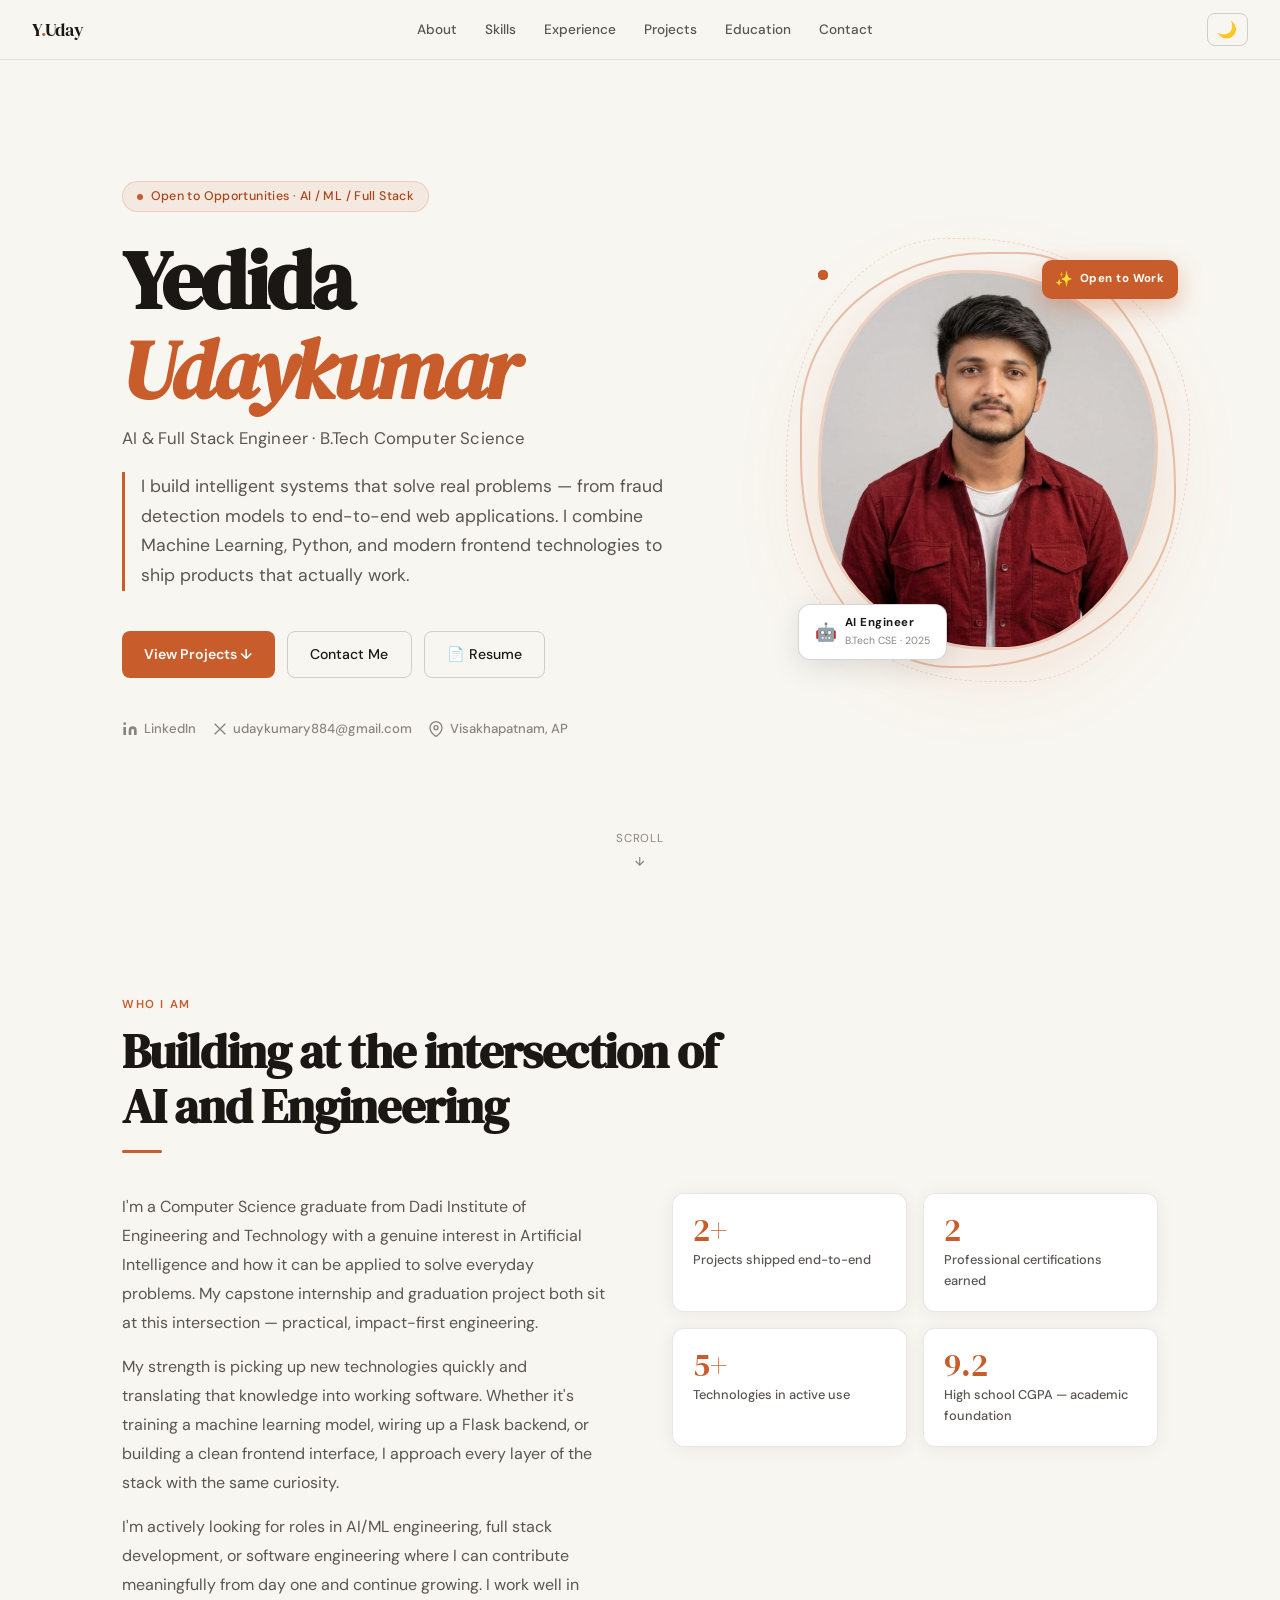
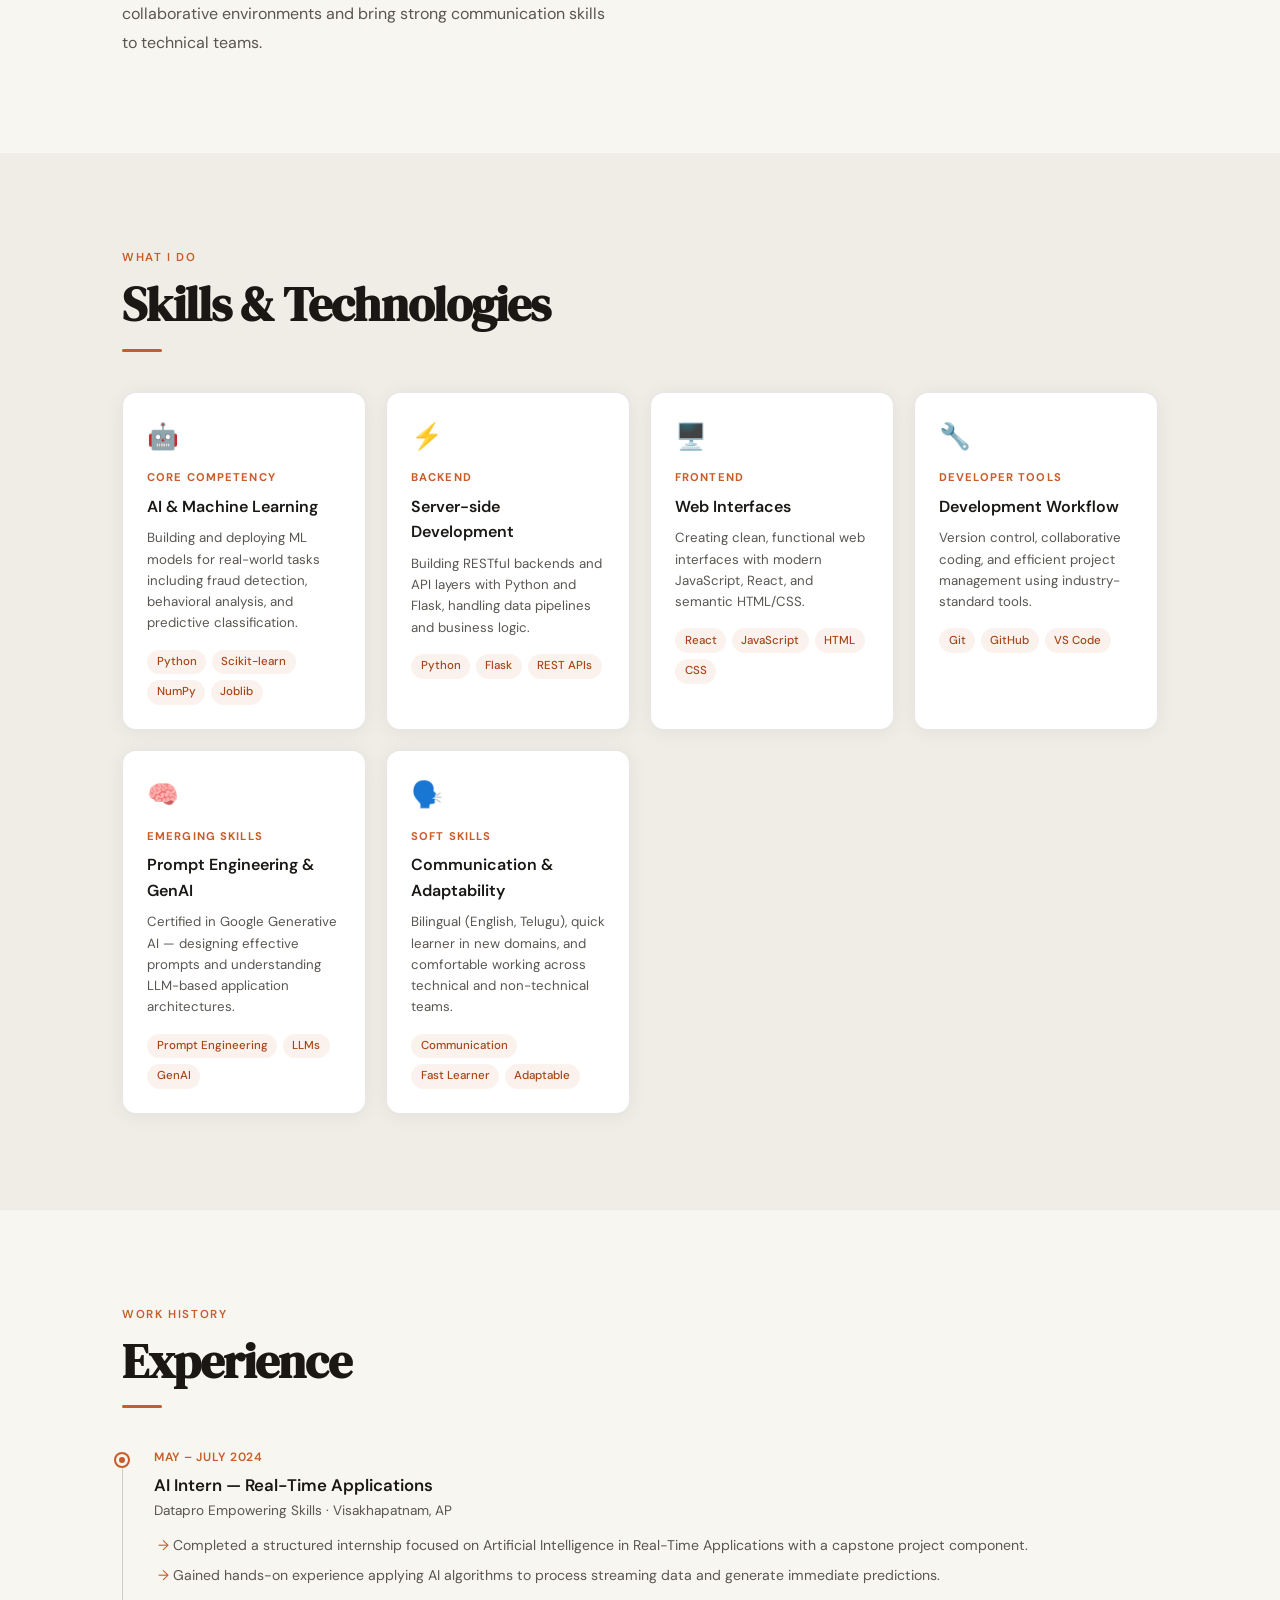
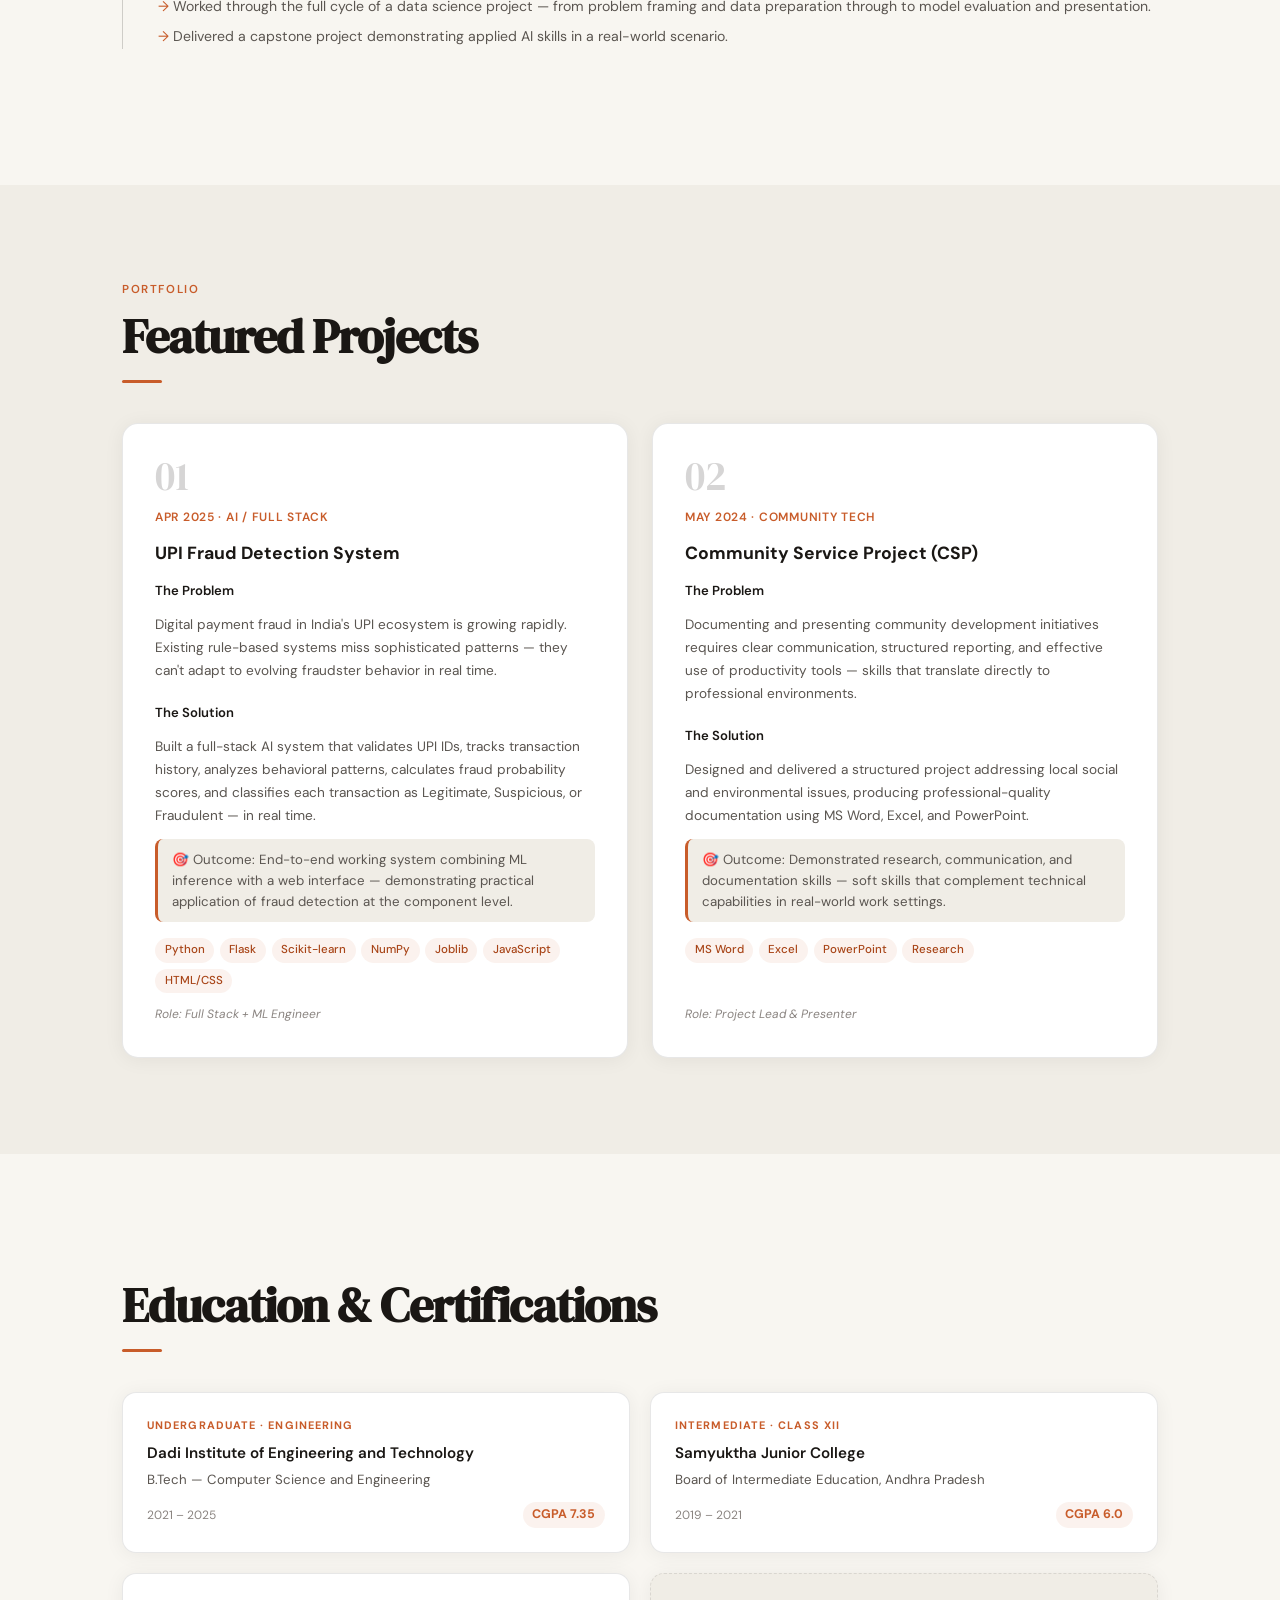
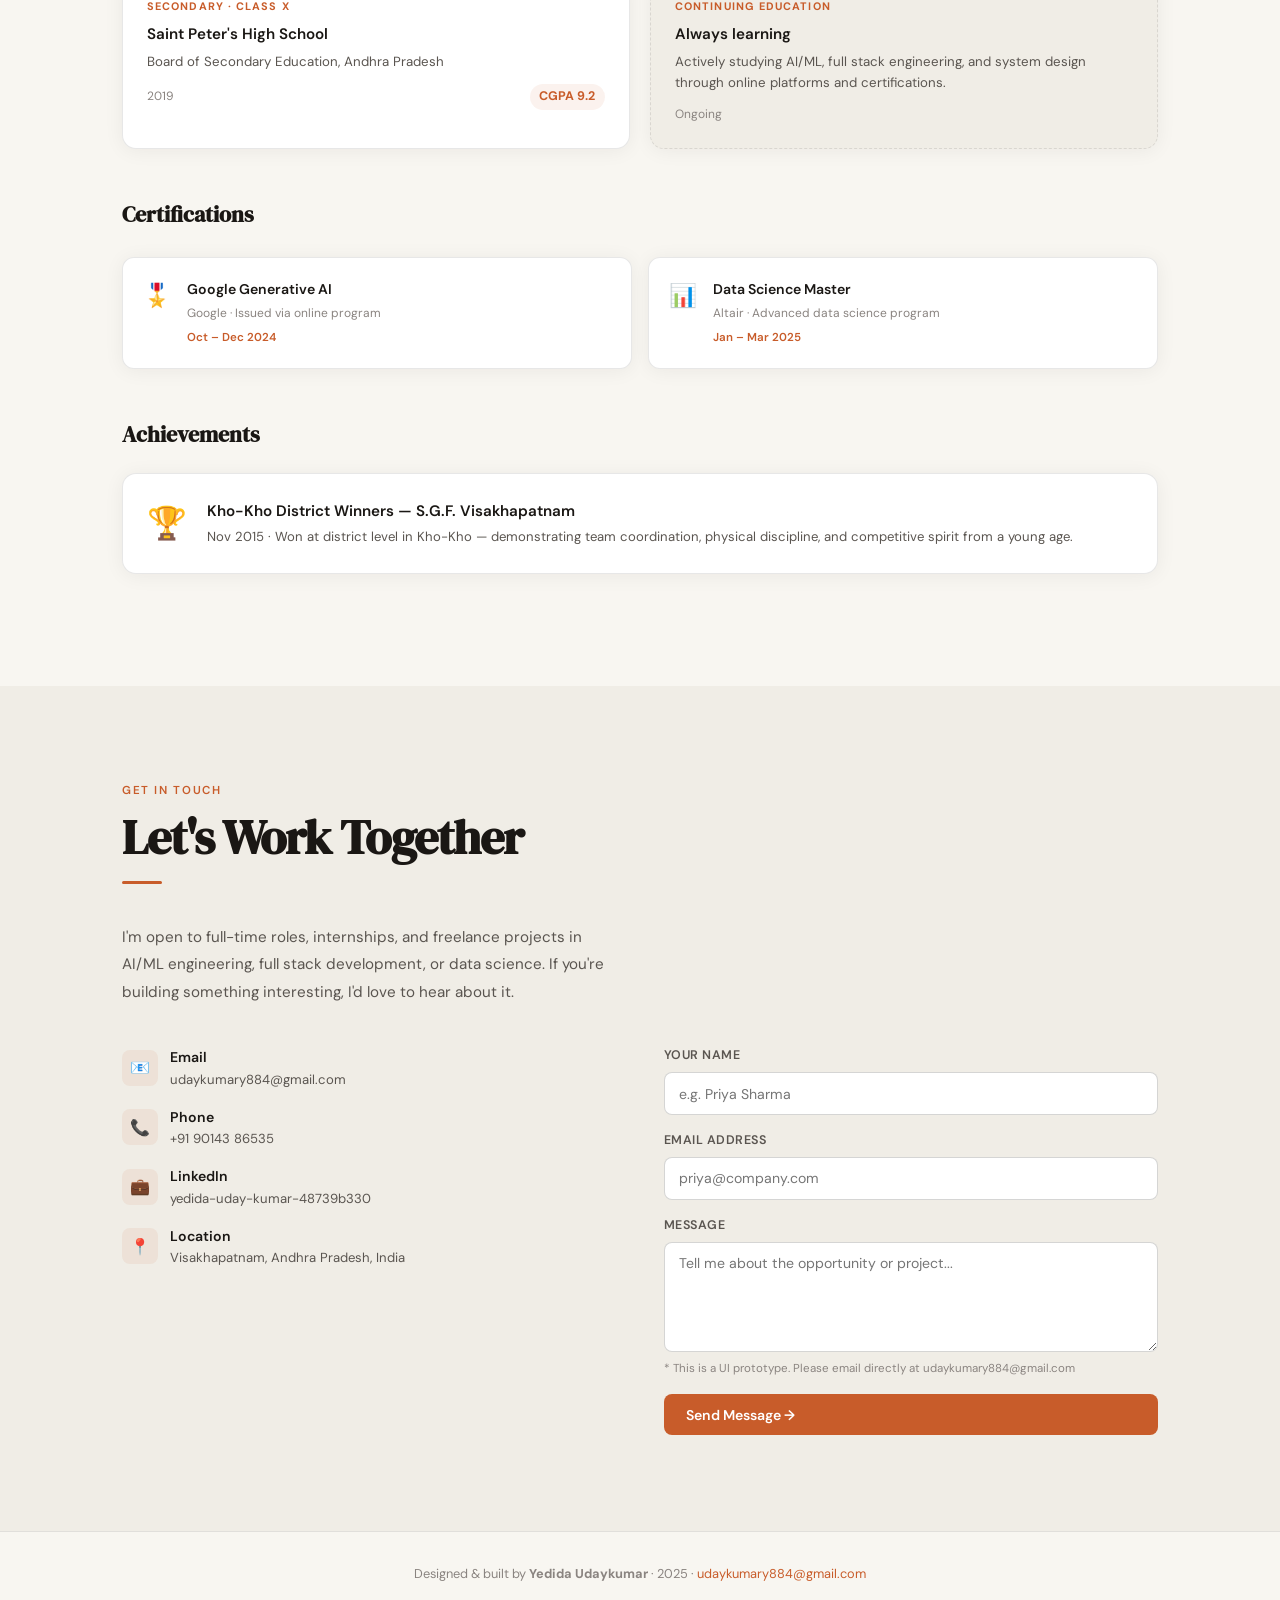
<file: index.html>
<!DOCTYPE html>
<html lang="en" data-theme="light">
<head>
  <meta charset="UTF-8">
  <meta name="viewport" content="width=device-width, initial-scale=1.0">
  <meta name="description" content="Yedida Udaykumar — AI/ML Engineer & Full Stack Developer. B.Tech CSE graduate skilled in Python, Machine Learning, and building intelligent web applications.">
  <title>Yedida Udaykumar — AI & Full Stack Engineer</title>

  <link rel="preconnect" href="https://fonts.googleapis.com">
  <link href="https://fonts.googleapis.com/css2?family=DM+Serif+Display:ital@0;1&family=DM+Sans:wght@300;400;500;600&display=swap" rel="stylesheet">

  <link rel="stylesheet" href="./style.css">
</head>
<body>

  <!-- NAV -->
  <nav id="navbar">
    <a href="#hero" class="nav-logo">Y<span>.</span>Uday</a>
    <ul class="nav-links" id="navLinks">
      <li><a href="#about">About</a></li>
      <li><a href="#skills">Skills</a></li>
      <li><a href="#experience">Experience</a></li>
      <li><a href="#projects">Projects</a></li>
      <li><a href="#education">Education</a></li>
      <li><a href="#contact">Contact</a></li>
    </ul>
    <div class="nav-right">
      <button class="theme-btn" id="themeToggle" title="Toggle theme" aria-label="Toggle dark/light mode">🌙</button>
      <button class="hamburger" id="hamburger" aria-label="Menu">
        <span></span><span></span><span></span>
      </button>
    </div>
  </nav>

  <!-- HERO -->
  <div id="hero" style="position:relative">
    <div class="hero">
      <div class="hero-inner">
        <div class="hero-badge">Open to Opportunities · AI / ML / Full Stack</div>
        <h1 class="hero-name">Yedida<br><em>Udaykumar</em></h1>
        <p class="hero-title">AI & Full Stack Engineer · B.Tech Computer Science</p>
        <p class="hero-statement">
          I build intelligent systems that solve real problems — from fraud detection models to end-to-end web applications. I combine Machine Learning, Python, and modern frontend technologies to ship products that actually work.
        </p>
        <div class="hero-btns">
          <a href="#projects" class="btn-primary">View Projects ↓</a>
          <a href="#contact" class="btn-outline">Contact Me</a>
          <a href="mailto:udaykumary884@gmail.com" class="btn-outline">📄 Resume</a>
        </div>
        <div class="hero-socials">
          <a href="https://www.linkedin.com/in/yedida-uday-kumar-48739b330" target="_blank" class="social-link">
            <svg viewBox="0 0 24 24" fill="currentColor"><path d="M16 8a6 6 0 0 1 6 6v7h-4v-7a2 2 0 0 0-2-2 2 2 0 0 0-2 2v7h-4v-7a6 6 0 0 1 6-6zM2 9h4v12H2z"/><circle cx="4" cy="4" r="2"/></svg>
            LinkedIn
          </a>
          <span class="social-link">
            <svg viewBox="0 0 24 24" fill="none" stroke="currentColor" stroke-width="2"><path d="M4 4l16 16M4 20L20 4"/></svg>
            udaykumary884@gmail.com
          </span>
          <span class="social-link">
            <svg viewBox="0 0 24 24" fill="none" stroke="currentColor" stroke-width="2"><path d="M21 10c0 7-9 13-9 13s-9-6-9-13a9 9 0 0 1 18 0z"/><circle cx="12" cy="10" r="3"/></svg>
            Visakhapatnam, AP
          </span>
        </div>
      </div>

      <!-- HERO PHOTO -->
      <div class="hero-photo-wrap">
        <div class="hero-photo-ring2"></div>
        <div class="hero-photo-ring"></div>
        <div class="hero-photo-glow"></div>
        <div class="hero-photo-dot"></div>
        <div class="hero-photo-dot"></div>
        <div class="hero-photo-dot"></div>
        <img src="assets/udaymaya.jpeg" alt="Yedida Udaykumar" class="hero-photo-img">

        <div class="hero-photo-badge">
          <span style="font-size:1.1rem">🤖</span>
          <div>
            <div style="font-size:0.72rem;font-weight:700;color:var(--text);letter-spacing:0.04em">AI Engineer</div>
            <div style="font-size:0.65rem;color:var(--text3)">B.Tech CSE · 2025</div>
          </div>
        </div>

        <div class="hero-photo-badge2">
          <span style="font-size:0.9rem">✨</span>
          <span style="font-size:0.72rem;font-weight:700;color:#fff;letter-spacing:0.04em">Open to Work</span>
        </div>
      </div>
    </div>

    <div class="hero-scroll" style="display:none" id="scrollHint">
      <span>Scroll</span>
      <svg width="14" height="14" viewBox="0 0 24 24" fill="none" stroke="currentColor" stroke-width="2"><path d="M12 5v14M5 12l7 7 7-7"/></svg>
    </div>
  </div>

  <!-- ABOUT -->
  <section id="about">
    <div class="section-label reveal">Who I Am</div>
    <h2 class="section-title reveal reveal-d1">Building at the intersection of<br>AI and Engineering</h2>
    <div class="section-divider reveal reveal-d2"></div>
    <div class="about-grid">
      <div class="about-text reveal">
        <p>I'm a Computer Science graduate from Dadi Institute of Engineering and Technology with a genuine interest in Artificial Intelligence and how it can be applied to solve everyday problems. My capstone internship and graduation project both sit at this intersection — practical, impact-first engineering.</p>
        <p>My strength is picking up new technologies quickly and translating that knowledge into working software. Whether it's training a machine learning model, wiring up a Flask backend, or building a clean frontend interface, I approach every layer of the stack with the same curiosity.</p>
        <p>I'm actively looking for roles in AI/ML engineering, full stack development, or software engineering where I can contribute meaningfully from day one and continue growing. I work well in collaborative environments and bring strong communication skills to technical teams.</p>
      </div>
      <div class="about-stats reveal reveal-d1">
        <div class="stat-card">
          <div class="stat-num">2+</div>
          <div class="stat-label">Projects shipped end-to-end</div>
        </div>
        <div class="stat-card">
          <div class="stat-num">2</div>
          <div class="stat-label">Professional certifications earned</div>
        </div>
        <div class="stat-card">
          <div class="stat-num">5+</div>
          <div class="stat-label">Technologies in active use</div>
        </div>
        <div class="stat-card">
          <div class="stat-num">9.2</div>
          <div class="stat-label">High school CGPA — academic foundation</div>
        </div>
      </div>
    </div>
  </section>

  <!-- SKILLS -->
  <section id="skills" style="background:var(--bg3); max-width:100%; padding: 6rem 0;">
    <div style="max-width:1100px; margin:0 auto; padding: 0 2rem;">
      <div class="section-label reveal">What I Do</div>
      <h2 class="section-title reveal reveal-d1">Skills & Technologies</h2>
      <div class="section-divider reveal reveal-d2"></div>
      <div class="skills-grid">
        <div class="skill-card reveal">
          <div class="skill-icon">🤖</div>
          <div class="skill-cat">Core Competency</div>
          <div class="skill-name">AI & Machine Learning</div>
          <div class="skill-desc">Building and deploying ML models for real-world tasks including fraud detection, behavioral analysis, and predictive classification.</div>
          <div class="skill-tags">
            <span class="tag">Python</span><span class="tag">Scikit-learn</span><span class="tag">NumPy</span><span class="tag">Joblib</span>
          </div>
        </div>
        <div class="skill-card reveal reveal-d1">
          <div class="skill-icon">⚡</div>
          <div class="skill-cat">Backend</div>
          <div class="skill-name">Server-side Development</div>
          <div class="skill-desc">Building RESTful backends and API layers with Python and Flask, handling data pipelines and business logic.</div>
          <div class="skill-tags">
            <span class="tag">Python</span><span class="tag">Flask</span><span class="tag">REST APIs</span>
          </div>
        </div>
        <div class="skill-card reveal reveal-d2">
          <div class="skill-icon">🖥️</div>
          <div class="skill-cat">Frontend</div>
          <div class="skill-name">Web Interfaces</div>
          <div class="skill-desc">Creating clean, functional web interfaces with modern JavaScript, React, and semantic HTML/CSS.</div>
          <div class="skill-tags">
            <span class="tag">React</span><span class="tag">JavaScript</span><span class="tag">HTML</span><span class="tag">CSS</span>
          </div>
        </div>
        <div class="skill-card reveal">
          <div class="skill-icon">🔧</div>
          <div class="skill-cat">Developer Tools</div>
          <div class="skill-name">Development Workflow</div>
          <div class="skill-desc">Version control, collaborative coding, and efficient project management using industry-standard tools.</div>
          <div class="skill-tags">
            <span class="tag">Git</span><span class="tag">GitHub</span><span class="tag">VS Code</span>
          </div>
        </div>
        <div class="skill-card reveal reveal-d1">
          <div class="skill-icon">🧠</div>
          <div class="skill-cat">Emerging Skills</div>
          <div class="skill-name">Prompt Engineering & GenAI</div>
          <div class="skill-desc">Certified in Google Generative AI — designing effective prompts and understanding LLM-based application architectures.</div>
          <div class="skill-tags">
            <span class="tag">Prompt Engineering</span><span class="tag">LLMs</span><span class="tag">GenAI</span>
          </div>
        </div>
        <div class="skill-card reveal reveal-d2">
          <div class="skill-icon">🗣️</div>
          <div class="skill-cat">Soft Skills</div>
          <div class="skill-name">Communication & Adaptability</div>
          <div class="skill-desc">Bilingual (English, Telugu), quick learner in new domains, and comfortable working across technical and non-technical teams.</div>
          <div class="skill-tags">
            <span class="tag">Communication</span><span class="tag">Fast Learner</span><span class="tag">Adaptable</span>
          </div>
        </div>
      </div>
    </div>
  </section>

  <!-- EXPERIENCE -->
  <section id="experience">
    <div class="section-label reveal">Work History</div>
    <h2 class="section-title reveal reveal-d1">Experience</h2>
    <div class="section-divider reveal reveal-d2"></div>
    <div class="timeline">
      <div class="timeline-item reveal">
        <div class="timeline-dot"></div>
        <div class="tl-date">May – July 2024</div>
        <div class="tl-title">AI Intern — Real-Time Applications</div>
        <div class="tl-org">Datapro Empowering Skills · Visakhapatnam, AP</div>
        <div class="tl-desc">
          <ul>
            <li>Completed a structured internship focused on Artificial Intelligence in Real-Time Applications with a capstone project component.</li>
            <li>Gained hands-on experience applying AI algorithms to process streaming data and generate immediate predictions.</li>
            <li>Worked through the full cycle of a data science project — from problem framing and data preparation through to model evaluation and presentation.</li>
            <li>Delivered a capstone project demonstrating applied AI skills in a real-world scenario.</li>
          </ul>
        </div>
      </div>
    </div>
  </section>

  <!-- PROJECTS -->
  <section id="projects" style="background:var(--bg3); max-width:100%; padding: 6rem 0;">
    <div style="max-width:1100px; margin:0 auto; padding: 0 2rem;">
      <div class="section-label reveal">Portfolio</div>
      <h2 class="section-title reveal reveal-d1">Featured Projects</h2>
      <div class="section-divider reveal reveal-d2"></div>
      <div class="projects-grid">
        <div class="project-card reveal">
          <div class="project-num">01</div>
          <div class="project-meta">Apr 2025 · AI / Full Stack</div>
          <div class="project-title">UPI Fraud Detection System</div>
          <div class="project-problem">The Problem</div>
          <div class="project-desc">Digital payment fraud in India's UPI ecosystem is growing rapidly. Existing rule-based systems miss sophisticated patterns — they can't adapt to evolving fraudster behavior in real time.</div>
          <div class="project-problem" style="margin-top:0.5rem">The Solution</div>
          <div class="project-desc">Built a full-stack AI system that validates UPI IDs, tracks transaction history, analyzes behavioral patterns, calculates fraud probability scores, and classifies each transaction as Legitimate, Suspicious, or Fraudulent — in real time.</div>
          <div class="project-outcome">🎯 Outcome: End-to-end working system combining ML inference with a web interface — demonstrating practical application of fraud detection at the component level.</div>
          <div class="project-stack">
            <span class="tag">Python</span><span class="tag">Flask</span><span class="tag">Scikit-learn</span><span class="tag">NumPy</span><span class="tag">Joblib</span><span class="tag">JavaScript</span><span class="tag">HTML/CSS</span>
          </div>
          <div class="project-footer">
            <span class="project-role">Role: Full Stack + ML Engineer</span>
          </div>
        </div>

        <div class="project-card reveal reveal-d1">
          <div class="project-num">02</div>
          <div class="project-meta">May 2024 · Community Tech</div>
          <div class="project-title">Community Service Project (CSP)</div>
          <div class="project-problem">The Problem</div>
          <div class="project-desc">Documenting and presenting community development initiatives requires clear communication, structured reporting, and effective use of productivity tools — skills that translate directly to professional environments.</div>
          <div class="project-problem" style="margin-top:0.5rem">The Solution</div>
          <div class="project-desc">Designed and delivered a structured project addressing local social and environmental issues, producing professional-quality documentation using MS Word, Excel, and PowerPoint.</div>
          <div class="project-outcome">🎯 Outcome: Demonstrated research, communication, and documentation skills — soft skills that complement technical capabilities in real-world work settings.</div>
          <div class="project-stack">
            <span class="tag">MS Word</span><span class="tag">Excel</span><span class="tag">PowerPoint</span><span class="tag">Research</span>
          </div>
          <div class="project-footer">
            <span class="project-role">Role: Project Lead & Presenter</span>
          </div>
        </div>
      </div>
    </div>
  </section>

  <!-- EDUCATION & CERTS -->
  <section id="education">
    <div class="section-label reveal">Background</div>
    <h2 class="section-title reveal reveal-d1">Education & Certifications</h2>
    <div class="section-divider reveal reveal-d2"></div>

    <div class="edu-grid">
      <div class="edu-card reveal">
        <div class="edu-type">Undergraduate · Engineering</div>
        <div class="edu-inst">Dadi Institute of Engineering and Technology</div>
        <div class="edu-degree">B.Tech — Computer Science and Engineering</div>
        <div class="edu-meta">
          <span class="edu-year">2021 – 2025</span>
          <span class="edu-gpa">CGPA 7.35</span>
        </div>
      </div>
      <div class="edu-card reveal reveal-d1">
        <div class="edu-type">Intermediate · Class XII</div>
        <div class="edu-inst">Samyuktha Junior College</div>
        <div class="edu-degree">Board of Intermediate Education, Andhra Pradesh</div>
        <div class="edu-meta">
          <span class="edu-year">2019 – 2021</span>
          <span class="edu-gpa">CGPA 6.0</span>
        </div>
      </div>
      <div class="edu-card reveal">
        <div class="edu-type">Secondary · Class X</div>
        <div class="edu-inst">Saint Peter's High School</div>
        <div class="edu-degree">Board of Secondary Education, Andhra Pradesh</div>
        <div class="edu-meta">
          <span class="edu-year">2019</span>
          <span class="edu-gpa">CGPA 9.2</span>
        </div>
      </div>
      <div class="edu-card reveal reveal-d1" style="background: var(--bg3); border-style: dashed;">
        <div class="edu-type">Continuing Education</div>
        <div class="edu-inst">Always learning</div>
        <div class="edu-degree">Actively studying AI/ML, full stack engineering, and system design through online platforms and certifications.</div>
        <div class="edu-meta">
          <span class="edu-year">Ongoing</span>
        </div>
      </div>
    </div>

    <h3 style="font-family:'DM Serif Display',serif; font-size:1.4rem; color:var(--text); margin-top:3rem; margin-bottom:1.25rem;" class="reveal">Certifications</h3>
    <div class="cert-grid">
      <div class="cert-card reveal">
        <div class="cert-icon">🎖️</div>
        <div>
          <div class="cert-name">Google Generative AI</div>
          <div class="cert-issuer">Google · Issued via online program</div>
          <div class="cert-date">Oct – Dec 2024</div>
        </div>
      </div>
      <div class="cert-card reveal reveal-d1">
        <div class="cert-icon">📊</div>
        <div>
          <div class="cert-name">Data Science Master</div>
          <div class="cert-issuer">Altair · Advanced data science program</div>
          <div class="cert-date">Jan – Mar 2025</div>
        </div>
      </div>
    </div>

    <h3 style="font-family:'DM Serif Display',serif; font-size:1.4rem; color:var(--text); margin-top:3rem; margin-bottom:1.25rem;" class="reveal">Achievements</h3>
    <div class="achieve-card reveal">
      <div class="achieve-icon">🏆</div>
      <div>
        <div class="achieve-title">Kho-Kho District Winners — S.G.F. Visakhapatnam</div>
        <div class="achieve-desc">Nov 2015 · Won at district level in Kho-Kho — demonstrating team coordination, physical discipline, and competitive spirit from a young age.</div>
      </div>
    </div>
  </section>

  <!-- CONTACT -->
  <section id="contact" style="background:var(--bg3); max-width:100%; padding: 6rem 0;">
    <div style="max-width:1100px; margin:0 auto; padding: 0 2rem;">
      <div class="section-label reveal">Get in Touch</div>
      <h2 class="section-title reveal reveal-d1">Let's Work Together</h2>
      <div class="section-divider reveal reveal-d2"></div>
      <p class="reveal" style="color:var(--text2); font-size:0.95rem; max-width:500px; margin-bottom:2.5rem; line-height:1.8;">
        I'm open to full-time roles, internships, and freelance projects in AI/ML engineering, full stack development, or data science. If you're building something interesting, I'd love to hear about it.
      </p>
      <div class="contact-grid">
        <div>
          <ul class="contact-info-list">
            <li class="reveal">
              <a href="mailto:udaykumary884@gmail.com">
                <div class="contact-icon">📧</div>
                <div>
                  <div style="font-weight:600;color:var(--text);font-size:0.88rem;">Email</div>
                  <div style="color:var(--text2);font-size:0.82rem;">udaykumary884@gmail.com</div>
                </div>
              </a>
            </li>
            <li class="reveal reveal-d1">
              <a href="tel:+919014386535">
                <div class="contact-icon">📞</div>
                <div>
                  <div style="font-weight:600;color:var(--text);font-size:0.88rem;">Phone</div>
                  <div style="color:var(--text2);font-size:0.82rem;">+91 90143 86535</div>
                </div>
              </a>
            </li>
            <li class="reveal reveal-d2">
              <a href="https://www.linkedin.com/in/yedida-uday-kumar-48739b330" target="_blank">
                <div class="contact-icon">💼</div>
                <div>
                  <div style="font-weight:600;color:var(--text);font-size:0.88rem;">LinkedIn</div>
                  <div style="color:var(--text2);font-size:0.82rem;">yedida-uday-kumar-48739b330</div>
                </div>
              </a>
            </li>
            <li class="reveal">
              <span>
                <div class="contact-icon">📍</div>
                <div>
                  <div style="font-weight:600;color:var(--text);font-size:0.88rem;">Location</div>
                  <div style="color:var(--text2);font-size:0.82rem;">Visakhapatnam, Andhra Pradesh, India</div>
                </div>
              </span>
            </li>
          </ul>
        </div>
        <div class="reveal">
          <div class="contact-form">
            <div class="form-group">
              <label>YOUR NAME</label>
              <input type="text" placeholder="e.g. Priya Sharma">
            </div>
            <div class="form-group">
              <label>EMAIL ADDRESS</label>
              <input type="email" placeholder="priya@company.com">
            </div>
            <div class="form-group">
              <label>MESSAGE</label>
              <textarea placeholder="Tell me about the opportunity or project..."></textarea>
            </div>
            <p class="form-note">* This is a UI prototype. Please email directly at udaykumary884@gmail.com</p>
            <button class="btn-primary" onclick="alert('Please send your message directly to udaykumary884@gmail.com — thank you!')">Send Message →</button>
          </div>
        </div>
      </div>
    </div>
  </section>

  <!-- FOOTER -->
  <footer>
    <p>Designed & built by <strong>Yedida Udaykumar</strong> · 2025 · <a href="mailto:udaykumary884@gmail.com">udaykumary884@gmail.com</a></p>
  </footer>

  <script src="./script.js"></script>
</body>
</html>
</file>
<file: style.css>
/* Extracted styles from the original single-file HTML */

:root {
  --bg: #f8f6f1;
  --bg2: #ffffff;
  --bg3: #f0ede6;
  --text: #1a1714;
  --text2: #5a5550;
  --text3: #8a8480;
  --accent: #c85c2a;
  --accent2: #e8774a;
  --border: rgba(26,23,20,0.10);
  --border2: rgba(26,23,20,0.18);
  --nav-bg: rgba(248,246,241,0.88);
  --card-bg: #ffffff;
  --tag-bg: rgba(200,92,42,0.08);
  --tag-text: #a84518;
  --shadow: 0 2px 20px rgba(26,23,20,0.06);
  --shadow-hover: 0 8px 40px rgba(26,23,20,0.12);
}
[data-theme="dark"] {
  --bg: #111008;
  --bg2: #1a180f;
  --bg3: #221f14;
  --text: #f0ede4;
  --text2: #a09890;
  --text3: #6a6460;
  --accent: #e8774a;
  --accent2: #f09060;
  --border: rgba(240,237,228,0.08);
  --border2: rgba(240,237,228,0.15);
  --nav-bg: rgba(17,16,8,0.90);
  --card-bg: #1a180f;
  --tag-bg: rgba(232,119,74,0.12);
  --tag-text: #f09060;
  --shadow: 0 2px 20px rgba(0,0,0,0.3);
  --shadow-hover: 0 8px 40px rgba(0,0,0,0.5);
}

*, *::before, *::after { box-sizing: border-box; margin: 0; padding: 0; }
html { scroll-behavior: smooth; font-size: 16px; }
body {
  font-family: 'DM Sans', sans-serif;
  background: var(--bg);
  color: var(--text);
  line-height: 1.6;
  transition: background 0.3s, color 0.3s;
}

/* NAV */
nav {
  position: fixed; top: 0; left: 0; right: 0; z-index: 100;
  background: var(--nav-bg);
  backdrop-filter: blur(14px);
  border-bottom: 1px solid var(--border);
  padding: 0 2rem;
  display: flex; align-items: center; justify-content: space-between;
  height: 60px;
  transition: background 0.3s;
}
.nav-logo {
  font-family: 'DM Serif Display', serif;
  font-size: 1.15rem;
  color: var(--text);
  text-decoration: none;
  letter-spacing: -0.01em;
}
.nav-logo span { color: var(--accent); }
.nav-links {
  display: flex; gap: 0.25rem; align-items: center; list-style: none;
}
.nav-links a {
  color: var(--text2);
  text-decoration: none;
  font-size: 0.85rem;
  font-weight: 500;
  padding: 0.4rem 0.75rem;
  border-radius: 6px;
  transition: color 0.2s, background 0.2s;
}
.nav-links a:hover, .nav-links a.active { color: var(--accent); background: var(--tag-bg); }
.nav-right { display: flex; align-items: center; gap: 0.5rem; }
.theme-btn {
  background: none; border: 1px solid var(--border2); cursor: pointer;
  border-radius: 8px; padding: 0.35rem 0.6rem;
  color: var(--text2); font-size: 1rem;
  transition: all 0.2s; display: flex; align-items: center;
}
.theme-btn:hover { border-color: var(--accent); color: var(--accent); }
.hamburger { display: none; flex-direction: column; gap: 4px; background: none; border: none; cursor: pointer; padding: 4px; }
.hamburger span { display: block; width: 22px; height: 2px; background: var(--text2); border-radius: 2px; transition: all 0.3s; }

/* HERO */
.hero {
  min-height: 100vh;
  display: flex; align-items: center;
  padding: 100px 2rem 80px;
  max-width: 1100px; margin: 0 auto;
}
.hero-inner { max-width: 720px; }
.hero-badge {
  display: inline-flex; align-items: center; gap: 0.5rem;
  background: var(--tag-bg); border: 1px solid rgba(200,92,42,0.2);
  color: var(--tag-text); font-size: 0.78rem; font-weight: 500;
  padding: 0.3rem 0.85rem; border-radius: 100px; margin-bottom: 1.5rem;
  letter-spacing: 0.03em;
}
.hero-badge::before { content: ''; width: 6px; height: 6px; border-radius: 50%; background: var(--accent); }
.hero-name {
  font-family: 'DM Serif Display', serif;
  font-size: clamp(2.8rem, 7vw, 5.2rem);
  line-height: 1.06;
  letter-spacing: -0.03em;
  margin-bottom: 0.75rem;
  color: var(--text);
}
.hero-name em { color: var(--accent); font-style: italic; }
.hero-title {
  font-size: 1.05rem;
  color: var(--text2);
  font-weight: 400;
  margin-bottom: 1.25rem;
  letter-spacing: 0.01em;
}
.hero-statement {
  font-size: 1.1rem;
  color: var(--text2);
  line-height: 1.7;
  max-width: 560px;
  margin-bottom: 2.5rem;
  border-left: 3px solid var(--accent);
  padding-left: 1rem;
}
.hero-btns { display: flex; flex-wrap: wrap; gap: 0.75rem; margin-bottom: 2.5rem; }
.btn-primary {
  display: inline-flex; align-items: center; gap: 0.4rem;
  background: var(--accent); color: #fff;
  font-family: 'DM Sans', sans-serif; font-size: 0.88rem; font-weight: 600;
  padding: 0.7rem 1.4rem; border-radius: 8px; text-decoration: none; border: none; cursor: pointer;
  transition: background 0.2s, transform 0.15s;
}
.btn-primary:hover { background: var(--accent2); transform: translateY(-1px); }
.btn-outline {
  display: inline-flex; align-items: center; gap: 0.4rem;
  border: 1.5px solid var(--border2); color: var(--text);
  font-family: 'DM Sans', sans-serif; font-size: 0.88rem; font-weight: 500;
  padding: 0.7rem 1.4rem; border-radius: 8px; text-decoration: none; cursor: pointer; background: none;
  transition: border-color 0.2s, color 0.2s, transform 0.15s;
}
.btn-outline:hover { border-color: var(--accent); color: var(--accent); transform: translateY(-1px); }
.hero-socials { display: flex; gap: 1rem; align-items: center; }
.social-link {
  color: var(--text3); text-decoration: none; font-size: 0.82rem; font-weight: 500;
  display: flex; align-items: center; gap: 0.35rem;
  transition: color 0.2s;
}
.social-link svg { width: 16px; height: 16px; }
.social-link:hover { color: var(--accent); }

.hero-scroll {
  position: absolute; bottom: 2rem; left: 50%; transform: translateX(-50%);
  display: flex; flex-direction: column; align-items: center; gap: 6px;
  color: var(--text3); font-size: 0.72rem; letter-spacing: 0.08em; text-transform: uppercase;
  animation: bounce 2s ease-in-out infinite;
}
@keyframes bounce { 0%,100%{transform:translateX(-50%) translateY(0)} 50%{transform:translateX(-50%) translateY(6px)} }

/* SECTIONS */
section { padding: 6rem 2rem; max-width: 1100px; margin: 0 auto; }
.section-label {
  font-size: 0.72rem; font-weight: 600; letter-spacing: 0.14em;
  text-transform: uppercase; color: var(--accent);
  margin-bottom: 0.6rem;
}
.section-title {
  font-family: 'DM Serif Display', serif;
  font-size: clamp(1.9rem, 4vw, 3rem);
  letter-spacing: -0.02em; line-height: 1.15;
  color: var(--text); margin-bottom: 1rem;
}
.section-divider {
  width: 40px; height: 3px; background: var(--accent);
  border-radius: 2px; margin-bottom: 2.5rem;
}

/* ABOUT */
.about-grid { display: grid; grid-template-columns: 1fr 1fr; gap: 4rem; align-items: start; }
.about-text { font-size: 1rem; color: var(--text2); line-height: 1.8; }
.about-text p + p { margin-top: 1rem; }
.about-stats { display: grid; grid-template-columns: 1fr 1fr; gap: 1rem; }
.stat-card {
  background: var(--card-bg); border: 1px solid var(--border);
  border-radius: 12px; padding: 1.25rem;
  box-shadow: var(--shadow); transition: box-shadow 0.2s;
}
.stat-card:hover { box-shadow: var(--shadow-hover); }
.stat-num { font-family: 'DM Serif Display', serif; font-size: 2rem; color: var(--accent); line-height: 1; }
.stat-label { font-size: 0.8rem; color: var(--text2); margin-top: 0.25rem; font-weight: 500; }

/* SKILLS */
.skills-grid { display: grid; grid-template-columns: repeat(auto-fit, minmax(240px, 1fr)); gap: 1.25rem; }
.skill-card {
  background: var(--card-bg); border: 1px solid var(--border);
  border-radius: 14px; padding: 1.5rem;
  box-shadow: var(--shadow); transition: box-shadow 0.25s, transform 0.25s, border-color 0.25s;
  position: relative; overflow: hidden;
}
.skill-card::before {
  content: ''; position: absolute; top: 0; left: 0; right: 0; height: 3px;
  background: var(--accent); transform: scaleX(0); transform-origin: left;
  transition: transform 0.3s;
}
.skill-card:hover { box-shadow: var(--shadow-hover); transform: translateY(-3px); border-color: var(--border2); }
.skill-card:hover::before { transform: scaleX(1); }
.skill-icon { font-size: 1.6rem; margin-bottom: 0.75rem; }
.skill-cat { font-size: 0.7rem; font-weight: 700; letter-spacing: 0.1em; text-transform: uppercase; color: var(--accent); margin-bottom: 0.4rem; }
.skill-name { font-size: 1rem; font-weight: 600; color: var(--text); margin-bottom: 0.5rem; }
.skill-desc { font-size: 0.83rem; color: var(--text2); line-height: 1.6; margin-bottom: 1rem; }
.skill-tags { display: flex; flex-wrap: wrap; gap: 0.35rem; }
.tag { font-size: 0.72rem; font-weight: 500; background: var(--tag-bg); color: var(--tag-text); padding: 0.2rem 0.6rem; border-radius: 100px; }

/* EXPERIENCE */
.timeline { position: relative; padding-left: 2rem; }
.timeline::before { content: ''; position: absolute; left: 0; top: 8px; bottom: 0; width: 1px; background: var(--border2); }
.timeline-item { position: relative; margin-bottom: 2.5rem; }
.timeline-dot { position: absolute; left: -2.4rem; top: 6px; width: 12px; height: 12px; border-radius: 50%; background: var(--accent); border: 3px solid var(--bg); box-shadow: 0 0 0 2px var(--accent); }
.tl-date { font-size: 0.75rem; color: var(--accent); font-weight: 600; letter-spacing: 0.06em; text-transform: uppercase; margin-bottom: 0.3rem; }
.tl-title { font-size: 1.05rem; font-weight: 600; color: var(--text); margin-bottom: 0.1rem; }
.tl-org { font-size: 0.85rem; color: var(--text2); margin-bottom: 0.75rem; }
.tl-desc { font-size: 0.88rem; color: var(--text2); line-height: 1.7; }
.tl-desc li { margin-bottom: 0.4rem; padding-left: 0.25rem; }
.tl-desc ul { list-style: none; }
.tl-desc ul li::before { content: '→ '; color: var(--accent); }

/* PROJECTS */
.projects-grid { display: grid; grid-template-columns: repeat(auto-fit, minmax(300px, 1fr)); gap: 1.5rem; }
.project-card {
  background: var(--card-bg); border: 1px solid var(--border);
  border-radius: 16px; padding: 2rem;
  box-shadow: var(--shadow); transition: box-shadow 0.25s, transform 0.25s, border-color 0.25s;
  display: flex; flex-direction: column; gap: 0.75rem;
}
.project-card:hover { box-shadow: var(--shadow-hover); transform: translateY(-4px); border-color: rgba(200,92,42,0.25); }
.project-num { font-family: 'DM Serif Display', serif; font-size: 2.5rem; color: var(--border2); line-height: 1; }
.project-title { font-size: 1.1rem; font-weight: 700; color: var(--text); }
.project-meta { font-size: 0.75rem; color: var(--accent); font-weight: 600; letter-spacing: 0.06em; text-transform: uppercase; }
.project-problem { font-size: 0.82rem; font-weight: 600; color: var(--text); }
.project-desc { font-size: 0.85rem; color: var(--text2); line-height: 1.7; }
.project-outcome { font-size: 0.83rem; color: var(--text2); background: var(--bg3); border-radius: 8px; padding: 0.6rem 0.85rem; border-left: 3px solid var(--accent); }
.project-stack { display: flex; flex-wrap: wrap; gap: 0.35rem; margin-top: 0.25rem; }
.project-footer { display: flex; justify-content: space-between; align-items: center; margin-top: auto; }
.project-role { font-size: 0.75rem; color: var(--text3); font-style: italic; }

/* EDUCATION */
.edu-grid { display: grid; grid-template-columns: 1fr 1fr; gap: 1.25rem; }
.edu-card { background: var(--card-bg); border: 1px solid var(--border); border-radius: 14px; padding: 1.5rem; box-shadow: var(--shadow); transition: box-shadow 0.2s; }
.edu-card:hover { box-shadow: var(--shadow-hover); }
.edu-type { font-size: 0.68rem; font-weight: 700; letter-spacing: 0.1em; text-transform: uppercase; color: var(--accent); margin-bottom: 0.4rem; }
.edu-inst { font-size: 0.95rem; font-weight: 600; color: var(--text); margin-bottom: 0.25rem; }
.edu-degree { font-size: 0.83rem; color: var(--text2); margin-bottom: 0.25rem; }
.edu-meta { display: flex; justify-content: space-between; align-items: center; margin-top: 0.75rem; }
.edu-year { font-size: 0.75rem; color: var(--text3); }
.edu-gpa { font-size: 0.78rem; font-weight: 700; color: var(--accent); background: var(--tag-bg); padding: 0.2rem 0.6rem; border-radius: 100px; }
.cert-grid { display: grid; grid-template-columns: repeat(auto-fit, minmax(220px, 1fr)); gap: 1rem; margin-top: 1.5rem; }
.cert-card { background: var(--card-bg); border: 1px solid var(--border); border-radius: 12px; padding: 1.25rem; display: flex; align-items: flex-start; gap: 1rem; box-shadow: var(--shadow); transition: box-shadow 0.2s; }
.cert-card:hover { box-shadow: var(--shadow-hover); }
.cert-icon { font-size: 1.4rem; flex-shrink: 0; }
.cert-name { font-size: 0.88rem; font-weight: 600; color: var(--text); }
.cert-issuer { font-size: 0.75rem; color: var(--text3); margin-top: 0.2rem; }
.cert-date { font-size: 0.72rem; color: var(--accent); font-weight: 600; margin-top: 0.4rem; }

/* ACHIEVEMENTS */
.achieve-card { background: var(--card-bg); border: 1px solid var(--border); border-radius: 14px; padding: 1.5rem; display: flex; align-items: center; gap: 1.25rem; box-shadow: var(--shadow); margin-bottom: 1rem; transition: box-shadow 0.2s; }
.achieve-card:hover { box-shadow: var(--shadow-hover); }
.achieve-icon { font-size: 2rem; }
.achieve-title { font-size: 0.95rem; font-weight: 600; color: var(--text); }
.achieve-desc { font-size: 0.82rem; color: var(--text2); margin-top: 0.2rem; }

/* CONTACT */
.contact-grid { display: grid; grid-template-columns: 1fr 1fr; gap: 3rem; align-items: start; }
.contact-info-list { list-style: none; display: flex; flex-direction: column; gap: 1rem; }
.contact-info-list li a, .contact-info-list li span { display: flex; align-items: center; gap: 0.75rem; color: var(--text2); text-decoration: none; font-size: 0.9rem; transition: color 0.2s; }
.contact-info-list li a:hover { color: var(--accent); }
.contact-icon { width: 36px; height: 36px; border-radius: 8px; background: var(--tag-bg); display: flex; align-items: center; justify-content: center; flex-shrink: 0; font-size: 1rem; }
.contact-form { display: flex; flex-direction: column; gap: 1rem; }
.form-group { display: flex; flex-direction: column; gap: 0.4rem; }
.form-group label { font-size: 0.78rem; font-weight: 600; color: var(--text2); letter-spacing: 0.04em; }
.form-group input, .form-group textarea {
  background: var(--card-bg); border: 1px solid var(--border2);
  border-radius: 8px; padding: 0.7rem 0.9rem;
  color: var(--text); font-family: 'DM Sans', sans-serif; font-size: 0.88rem;
  transition: border-color 0.2s;
  width: 100%;
}
.form-group input:focus, .form-group textarea:focus { outline: none; border-color: var(--accent); }
.form-group textarea { min-height: 110px; resize: vertical; }
.form-note { font-size: 0.72rem; color: var(--text3); margin-top: -0.5rem; }

/* FOOTER */
footer { border-top: 1px solid var(--border); padding: 2rem; text-align: center; color: var(--text3); font-size: 0.8rem; }
footer a { color: var(--accent); text-decoration: none; }

/* REVEAL */
.reveal { opacity: 0; transform: translateY(24px); transition: opacity 0.6s ease, transform 0.6s ease; }
.reveal.visible { opacity: 1; transform: translateY(0); }
.reveal-d1 { transition-delay: 0.1s; }
.reveal-d2 { transition-delay: 0.2s; }
.reveal-d3 { transition-delay: 0.3s; }

/* HERO PHOTO */
.hero { justify-content: space-between; align-items: center; gap: 3rem; }
.hero-photo-wrap {
  flex-shrink: 0;
  position: relative;
  width: 340px; height: 380px;
  animation: floatIn 1s ease 0.3s both;
}
@keyframes floatIn { from{opacity:0;transform:translateX(40px)} to{opacity:1;transform:translateX(0)} }
@keyframes floatY { 0%,100%{transform:translateY(0)} 50%{transform:translateY(-10px)} }
.hero-photo-ring { position: absolute; inset: -18px; border-radius: 50% 42% 56% 40% / 40% 56% 42% 50%; border: 2px solid var(--accent); opacity: 0.35; animation: morphRing 8s ease-in-out infinite; }
.hero-photo-ring2 { position: absolute; inset: -32px; border-radius: 40% 56% 42% 50% / 50% 42% 56% 40%; border: 1px dashed var(--accent); opacity: 0.18; animation: morphRing 12s ease-in-out infinite reverse; }
@keyframes morphRing {
  0%{border-radius:50% 42% 56% 40% / 40% 56% 42% 50%}
  33%{border-radius:56% 44% 48% 52% / 52% 48% 44% 56%}
  66%{border-radius:44% 52% 40% 60% / 60% 40% 52% 44%}
  100%{border-radius:50% 42% 56% 40% / 40% 56% 42% 50%}
}
.hero-photo-glow { position: absolute; inset: 0; border-radius: 44% 56% 48% 52% / 52% 48% 56% 44%; background: radial-gradient(ellipse at 60% 40%, rgba(200,92,42,0.18), transparent 70%); animation: morphRing 10s ease-in-out infinite; }
.hero-photo-img {
  position: relative; z-index: 2;
  width: 100%; height: 100%;
  object-fit: cover; object-position: top center;
  border-radius: 44% 56% 48% 52% / 52% 48% 56% 44%;
  animation: morphRing 10s ease-in-out infinite, floatY 6s ease-in-out infinite;
  border: 3px solid rgba(200,92,42,0.2);
  filter: drop-shadow(0 20px 40px rgba(200,92,42,0.15));
}
.hero-photo-dot { position: absolute; width: 10px; height: 10px; border-radius: 50%; background: var(--accent); z-index: 3; }
.hero-photo-dot:nth-child(1) { top: 10%; right: -5%; animation: pulseDot 3s ease-in-out infinite; }
.hero-photo-dot:nth-child(2) { bottom: 15%; left: -4%; animation: pulseDot 3s ease-in-out 1s infinite; width:7px;height:7px; }
.hero-photo-dot:nth-child(3) { top: 50%; right: -8%; animation: pulseDot 3s ease-in-out 0.5s infinite; width:5px;height:5px;opacity:0.5; }
@keyframes pulseDot { 0%,100%{transform:scale(1);opacity:1} 50%{transform:scale(1.5);opacity:0.5} }
.hero-photo-badge { position: absolute; bottom: -10px; left: -20px; z-index: 4; background: var(--card-bg); border: 1px solid var(--border2); border-radius: 12px; padding: 0.6rem 1rem; display: flex; align-items: center; gap: 0.5rem; box-shadow: 0 8px 30px rgba(0,0,0,0.1); animation: floatY 5s ease-in-out 1s infinite; white-space: nowrap; }
.hero-photo-badge2 { position: absolute; top: -10px; right: -20px; z-index: 4; background: var(--accent); border-radius: 10px; padding: 0.5rem 0.85rem; display: flex; align-items: center; gap: 0.4rem; box-shadow: 0 8px 24px rgba(200,92,42,0.35); animation: floatY 5s ease-in-out 2s infinite; white-space: nowrap; }

/* RESPONSIVE */
@media (max-width: 900px) {
  .hero { flex-direction: column-reverse; text-align: center; padding-top: 100px; }
  .hero-photo-wrap { width: 240px; height: 270px; }
  .hero-statement { border-left: none; border-top: 3px solid var(--accent); padding-left: 0; padding-top: 0.75rem; }
  .hero-btns { justify-content: center; }
  .hero-socials { justify-content: center; flex-wrap: wrap; }
  .hero-photo-badge { left: -10px; bottom: -15px; }
  .hero-photo-badge2 { right: -10px; top: -10px; }
}
@media (max-width: 768px) {
  .nav-links { display: none; position: absolute; top: 60px; left: 0; right: 0; background: var(--nav-bg); backdrop-filter: blur(14px); border-bottom: 1px solid var(--border); flex-direction: column; gap: 0; padding: 0.5rem 0; }
  .nav-links.open { display: flex; }
  .nav-links a { padding: 0.75rem 1.5rem; border-radius: 0; }
  .hamburger { display: flex; }
  .hero { padding: 90px 1.25rem 60px; }
  .hero-name { font-size: 2.5rem; }
  .about-grid, .contact-grid, .edu-grid { grid-template-columns: 1fr; gap: 2rem; }
  section { padding: 4rem 1.25rem; }
  .projects-grid { grid-template-columns: 1fr; }
  .skills-grid { grid-template-columns: 1fr; }
}
@media (max-width: 480px) {
  .hero-btns { flex-direction: column; }
  .btn-primary, .btn-outline { justify-content: center; }
  .about-stats { grid-template-columns: 1fr 1fr; }
}
</file>
